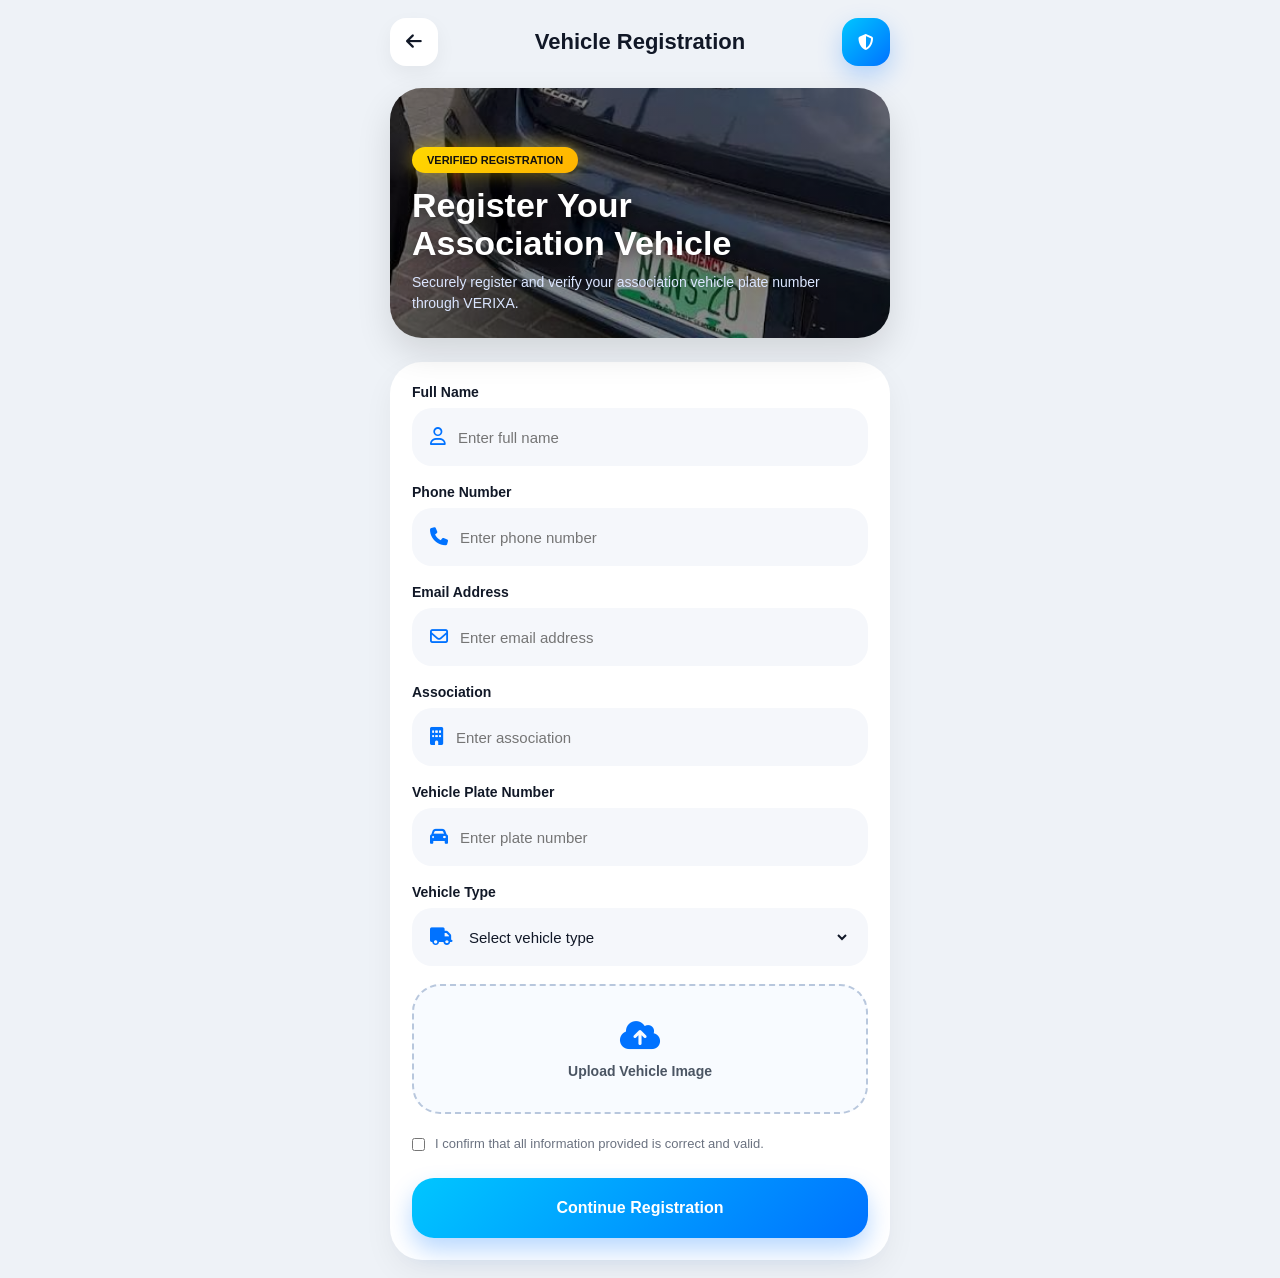
<file: register.html>
<!DOCTYPE html>
<html lang="en">

<head>

<meta charset="UTF-8">

<meta name="viewport"
content="width=device-width, initial-scale=1.0">

<title>VERIXA Registration</title>

<link rel="stylesheet"
href="css/register.css">

<link rel="stylesheet"
href="https://cdnjs.cloudflare.com/ajax/libs/font-awesome/6.5.1/css/all.min.css">

</head>

<body>

<div class="register-page">

  <!-- TOP BAR -->

  <div class="top-bar">

    <a href="index.html" class="back-btn">
      <i class="fa-solid fa-arrow-left"></i>
    </a>

    <h2>Vehicle Registration</h2>

    <div class="top-icon">
      <i class="fa-solid fa-shield-halved"></i>
    </div>

  </div>

  <!-- HERO CARD -->

  <div class="hero-card">

    <div class="hero-overlay"></div>

    <div class="hero-content">

      <span class="hero-badge">
        VERIFIED REGISTRATION
      </span>

      <h1>
        Register Your <br>
        Association Vehicle
      </h1>

      <p>
        Securely register and verify your association
        vehicle plate number through VERIXA.
      </p>

    </div>

  </div>

  <!-- FORM -->

  <div class="register-form">

    <!-- FULL NAME -->

    <div class="input-group">

      <label>Full Name</label>

      <div class="input-box">

        <i class="fa-regular fa-user"></i>

        <input
        type="text"
        placeholder="Enter full name">

      </div>

    </div>

    <!-- PHONE -->

    <div class="input-group">

      <label>Phone Number</label>

      <div class="input-box">

        <i class="fa-solid fa-phone"></i>

        <input
        type="tel"
        placeholder="Enter phone number">

      </div>

    </div>

    <!-- EMAIL -->

    <div class="input-group">

      <label>Email Address</label>

      <div class="input-box">

        <i class="fa-regular fa-envelope"></i>

        <input
        type="email"
        placeholder="Enter email address">

      </div>

    </div>

    <!-- ASSOCIATION -->

    <div class="input-group">

      <label>Association</label>

      <div class="input-box">

        <i class="fa-solid fa-building"></i>

        <input
        type="text"
        placeholder="Enter association">

      </div>

    </div>

    <!-- PLATE -->

    <div class="input-group">

      <label>Vehicle Plate Number</label>

      <div class="input-box">

        <i class="fa-solid fa-car"></i>

        <input
        type="text"
        placeholder="Enter plate number">

      </div>

    </div>

    <!-- VEHICLE TYPE -->

    <div class="input-group">

      <label>Vehicle Type</label>

      <div class="input-box">

        <i class="fa-solid fa-truck"></i>

        <select>

          <option>Select vehicle type</option>

          <option>Car</option>

          <option>Bus</option>

          <option>Truck</option>

          <option>Bike</option>

        </select>

      </div>

    </div>

    <!-- UPLOAD -->

    <div class="upload-box">

      <input
      type="file"
      id="vehicleImage"
      hidden>

      <label for="vehicleImage">

        <i class="fa-solid fa-cloud-arrow-up"></i>

        <span>
          Upload Vehicle Image
        </span>

      </label>

    </div>

    <!-- TERMS -->

    <div class="terms">

      <input type="checkbox">

      <p>
        I confirm that all information provided
        is correct and valid.
      </p>

    </div>

    <!-- BUTTON -->

    <button class="register-btn">

      Continue Registration

    </button>

  </div>

</div>

</body>
</html>
</file>
<file: css/register.css>
/* =========================
   VERIXA REGISTER UI
========================= */

*{
  margin:0;
  padding:0;
  box-sizing:border-box;
  font-family:Arial,sans-serif;
  -webkit-tap-highlight-color:transparent;
}

body{
  background:#eef2f7;
  padding:18px;
  color:#111827;
}

/* PAGE */

.register-page{
  width:100%;
  max-width:500px;
  margin:auto;
}

/* =========================
   TOP BAR
========================= */

.top-bar{

  display:flex;

  justify-content:space-between;

  align-items:center;

  margin-bottom:22px;
}

/* BACK BUTTON */

.back-btn{

  width:48px;

  height:48px;

  border-radius:16px;

  background:#fff;

  display:flex;

  justify-content:center;

  align-items:center;

  text-decoration:none;

  box-shadow:
  0 8px 20px rgba(0,0,0,0.05);
}

.back-btn i{
  color:#111827;
  font-size:18px;
}

/* TITLE */

.top-bar h2{

  font-size:22px;

  font-weight:900;

  color:#111827;
}

/* TOP ICON */

.top-icon{

  width:48px;

  height:48px;

  border-radius:16px;

  background:linear-gradient(
  135deg,
  #00c6ff,
  #0072ff
  );

  display:flex;

  justify-content:center;

  align-items:center;

  color:#fff;

  box-shadow:
  0 10px 25px rgba(0,114,255,0.25);
}

/* =========================
   HERO CARD
========================= */

.hero-card{

  position:relative;

  width:100%;

  height:250px;

  border-radius:32px;

  overflow:hidden;

  margin-bottom:24px;

  background:
  linear-gradient(rgba(0,0,0,0.45),
  rgba(0,0,0,0.45)),

  url("../image/car1.jpeg");

  background-size:cover;

  background-position:center;

  box-shadow:
  0 15px 35px rgba(0,0,0,0.12);
}

/* HERO CONTENT */

.hero-content{

  position:absolute;

  bottom:24px;

  left:22px;

  right:22px;

  z-index:2;
}

/* BADGE */

.hero-badge{

  display:inline-block;

  padding:7px 15px;

  border-radius:30px;

  background:linear-gradient(
  135deg,
  #ffd700,
  #ffb300
  );

  color:#111;

  font-size:11px;

  font-weight:800;

  margin-bottom:14px;

  box-shadow:
  0 0 18px rgba(255,215,0,0.4);
}

/* HERO TITLE */

.hero-content h1{

  color:#fff;

  font-size:34px;

  line-height:1.1;

  font-weight:900;

  margin-bottom:10px;

  text-shadow:
  0 3px 10px rgba(0,0,0,0.4);
}

/* HERO TEXT */

.hero-content p{

  color:#dbe6ff;

  font-size:14px;

  line-height:1.5;
}

/* =========================
   FORM
========================= */

.register-form{

  background:#fff;

  border-radius:32px;

  padding:22px;

  box-shadow:
  0 12px 30px rgba(0,0,0,0.05);
}

/* INPUT GROUP */

.input-group{
  margin-bottom:18px;
}

.input-group label{

  display:block;

  margin-bottom:8px;

  font-size:14px;

  font-weight:700;

  color:#111827;
}

/* INPUT BOX */

.input-box{

  width:100%;

  height:58px;

  border-radius:20px;

  background:#f5f7fb;

  display:flex;

  align-items:center;

  padding:0 18px;

  gap:12px;
}

.input-box i{

  color:#0072ff;

  font-size:18px;
}

/* INPUT */

.input-box input,
.input-box select{

  flex:1;

  border:none;

  outline:none;

  background:transparent;

  font-size:15px;

  color:#111827;
}

/* UPLOAD */

.upload-box{

  width:100%;

  height:130px;

  border-radius:28px;

  border:2px dashed #b8c7dd;

  background:#f8fbff;

  display:flex;

  justify-content:center;

  align-items:center;

  margin-top:10px;

  margin-bottom:20px;

  transition:0.25s ease;
}

.upload-box label{

  display:flex;

  flex-direction:column;

  align-items:center;

  gap:12px;

  cursor:pointer;
}

.upload-box i{

  font-size:32px;

  color:#0072ff;
}

.upload-box span{

  font-size:14px;

  font-weight:700;

  color:#4b5563;
}

/* TERMS */

.terms{

  display:flex;

  align-items:flex-start;

  gap:10px;

  margin-bottom:24px;
}

.terms input{
  margin-top:4px;
}

.terms p{

  font-size:13px;

  color:#6b7280;

  line-height:1.5;
}

/* BUTTON */

.register-btn{

  width:100%;

  height:60px;

  border:none;

  border-radius:22px;

  background:linear-gradient(
  135deg,
  #00c6ff,
  #0072ff
  );

  color:#fff;

  font-size:16px;

  font-weight:800;

  cursor:pointer;

  transition:0.25s ease;

  box-shadow:
  0 12px 25px rgba(0,114,255,0.28);
}

/* BUTTON EFFECT */

.register-btn:active{

  transform:scale(1.03);

  box-shadow:
  0 0 20px rgba(0,198,255,0.45);
}
</file>
